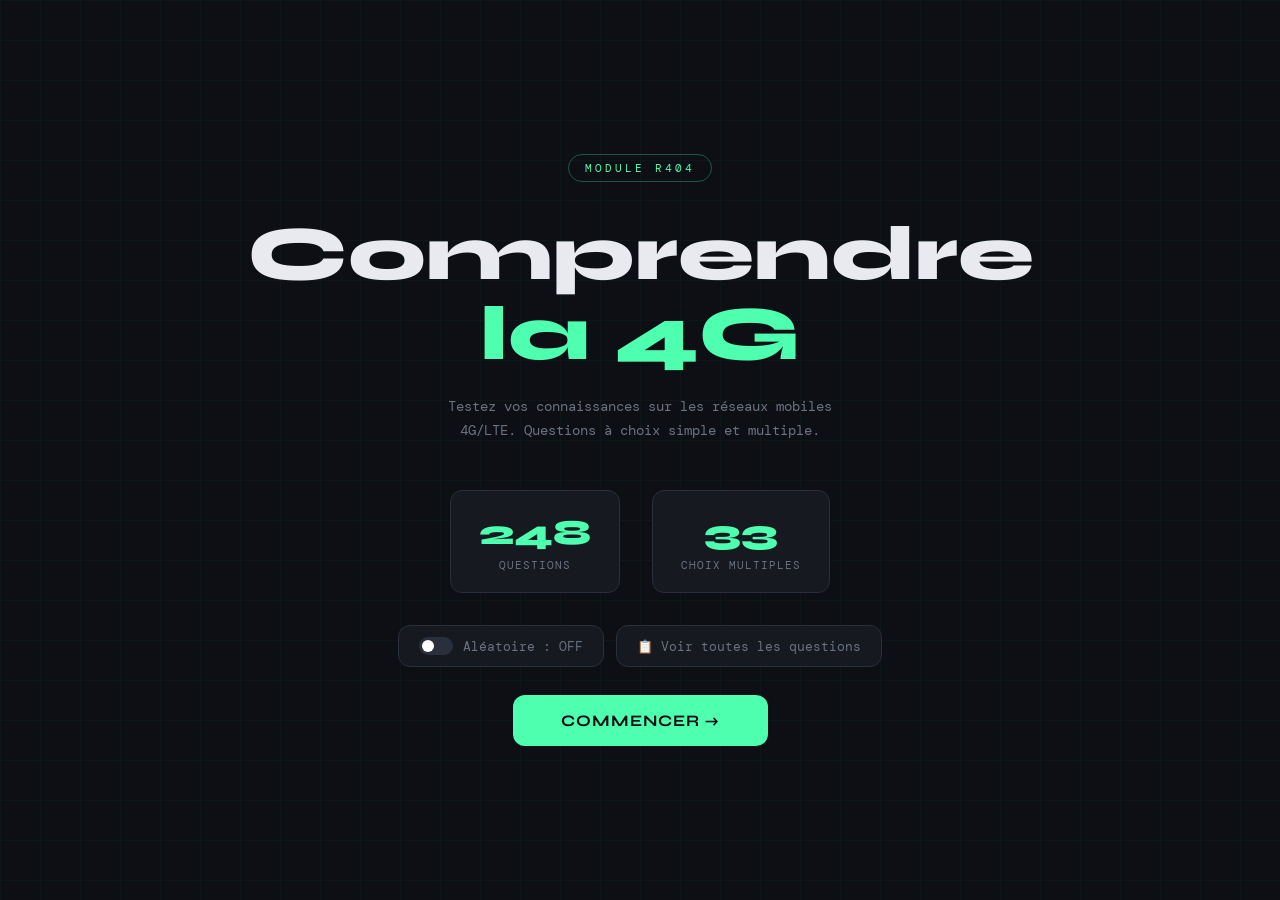
<file: index.html>
<!DOCTYPE html>
<html lang="fr">
<head>
<meta charset="UTF-8">
<meta name="viewport" content="width=device-width, initial-scale=1.0">
<title>Quiz — R404 Comprendre la 4G</title>
<link href="https://fonts.googleapis.com/css2?family=Syne:wght@400;600;700;800&family=DM+Mono:wght@300;400;500&display=swap" rel="stylesheet">
<link rel="stylesheet" href="style.css">
</head>
<body>

<!-- ═══════════ ACCUEIL ═══════════ -->
<section id="screen-home">
  <div class="home-badge">Module R404</div>
  <h1 class="home-title">Comprendre<span>la 4G</span></h1>
  <p class="home-sub">Testez vos connaissances sur les réseaux mobiles 4G/LTE. Questions à choix simple et multiple.</p>

  <div class="home-stats">
    <div class="stat-box">
      <div class="stat-num" id="total-count">—</div>
      <div class="stat-label">Questions</div>
    </div>
    <div class="stat-box">
      <div class="stat-num" id="multi-count">—</div>
      <div class="stat-label">Choix multiples</div>
    </div>
  </div>

  <div class="home-options">
    <button class="toggle-btn" id="toggle-shuffle" onclick="toggleShuffle()">
      <div class="toggle-track"><div class="toggle-thumb"></div></div>
      <span class="toggle-label">Aléatoire : OFF</span>
    </button>
    <button class="btn-browse" onclick="openBrowser()">
      📋 Voir toutes les questions
    </button>
  </div>

  <button class="btn-start" onclick="startQuiz()">Commencer →</button>
</section>

<!-- ═══════════ QUIZ ═══════════ -->
<section id="screen-quiz">
  <header class="quiz-header">
    <div class="quiz-logo">R404</div>
    <div class="quiz-header-center">
      <div class="quiz-counter">Question <strong id="q-current">1</strong> / <span id="q-total">—</span></div>
      <div class="quiz-score-display">Score : <strong id="q-score">0</strong></div>
    </div>
    <button class="btn-browse-mini" onclick="openBrowser()">📋 Questions</button>
  </header>
  <div class="progress-bar-wrap">
    <div class="progress-bar-fill" id="progress-fill" style="width:0%"></div>
  </div>

  <div class="quiz-body">
    <div class="question-num" id="q-num">Question 01</div>
    <div class="question-text" id="q-text"></div>
    <div id="q-images" style="display:none"></div>
    <div class="question-hint" id="q-hint" style="display:none"></div>
    <div class="options-grid" id="options-grid"></div>
    <div class="feedback-box" id="feedback-box">
      <div class="feedback-title" id="feedback-title"></div>
      <div id="feedback-detail"></div>
    </div>
    <div class="quiz-nav">
      <button class="btn-validate" id="btn-validate" onclick="validate()">Valider</button>
      <button class="btn-next" id="btn-next" onclick="nextQuestion()">Question suivante →</button>
    </div>
  </div>
</section>

<!-- ═══════════ NAVIGATEUR ═══════════ -->
<section id="screen-browser">
  <header class="browser-header">
    <div class="browser-title">Toutes les questions <span id="browser-count" style="color:var(--text-muted);font-weight:400;font-size:0.85rem"></span></div>
    <button class="btn-close" onclick="closeBrowser()">← Retour</button>
  </header>
  <div class="browser-search-wrap">
    <input class="browser-search" type="text" id="browser-search" placeholder="🔍 Rechercher une question..." oninput="filterBrowser(this.value)">
  </div>
  <div class="browser-body">
    <div class="browser-grid" id="browser-grid"></div>
  </div>
</section>

<!-- ═══════════ RÉSULTATS ═══════════ -->
<section id="screen-results">
  <div class="result-badge" id="result-emoji">🎯</div>
  <h2 class="result-title" id="result-title">Excellent !</h2>
  <div class="result-score-big" id="result-score"></div>
  <p class="result-sub" id="result-sub"></p>
  <div class="result-breakdown">
    <div class="breakdown-item">
      <div class="breakdown-num good" id="res-correct">0</div>
      <div class="breakdown-label">Correctes</div>
    </div>
    <div class="breakdown-item">
      <div class="breakdown-num bad" id="res-wrong">0</div>
      <div class="breakdown-label">Incorrectes</div>
    </div>
    <div class="breakdown-item">
      <div class="breakdown-num" id="res-total" style="color:var(--accent3)">0</div>
      <div class="breakdown-label">Total</div>
    </div>
  </div>
  <button class="btn-retry" onclick="restartQuiz()">↺ Recommencer</button>
</section>

<script src="script.js"></script>
<script>
  // Filtre de recherche dans le navigateur
  function filterBrowser(query) {
    const q = query.toLowerCase();
    document.querySelectorAll('.browser-card').forEach(card => {
      const text = card.querySelector('.browser-qtext').textContent.toLowerCase();
      card.style.display = text.includes(q) ? '' : 'none';
    });
  }
</script>
</body>
</html>
</file>
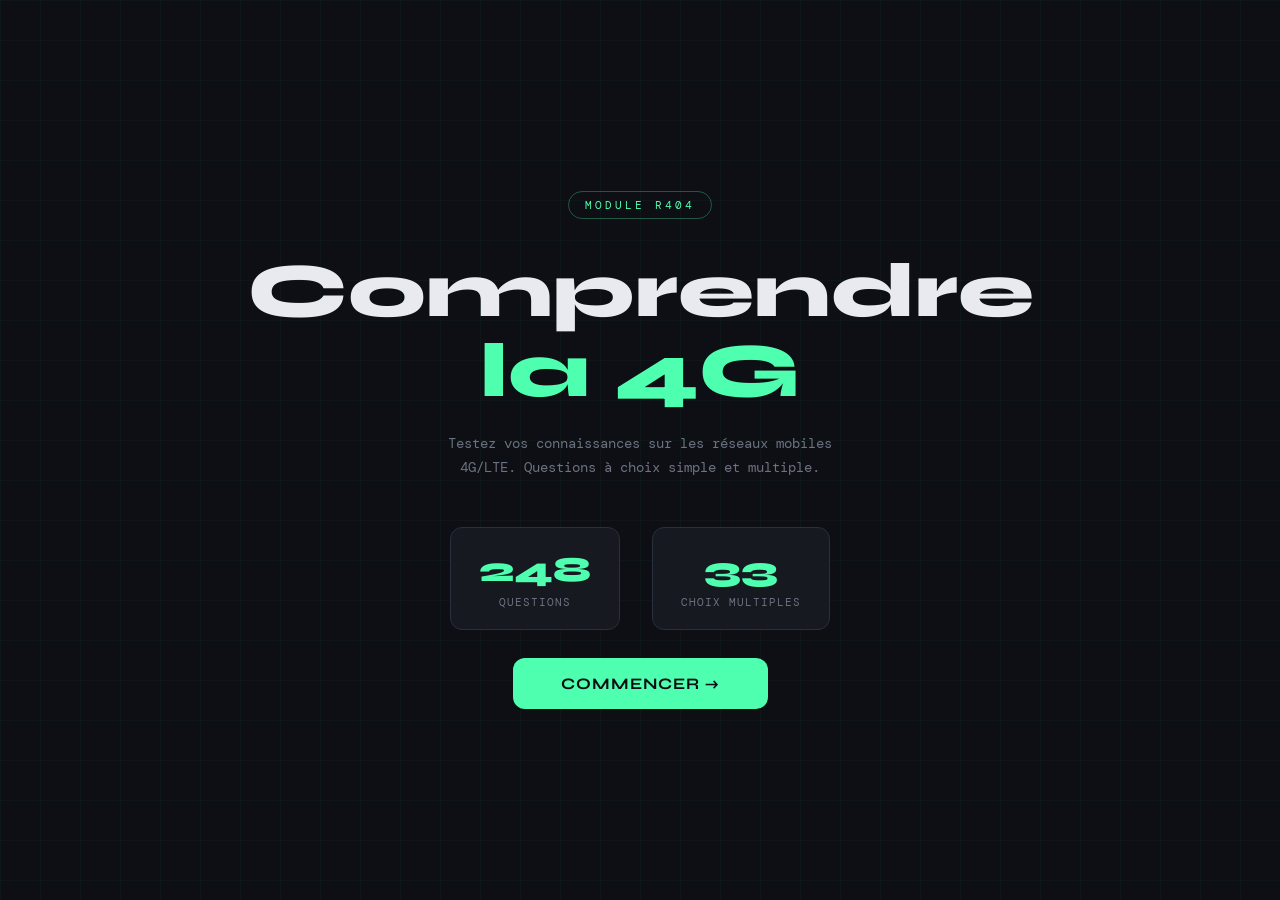
<file: quiz.html>
<!DOCTYPE html>
<html lang="fr">
<head>
<meta charset="UTF-8">
<meta name="viewport" content="width=device-width, initial-scale=1.0">
<title>Quiz — R404 Comprendre la 4G</title>
<link href="https://fonts.googleapis.com/css2?family=Syne:wght@400;600;700;800&family=DM+Mono:wght@300;400;500&display=swap" rel="stylesheet">
<link rel="stylesheet" href="style.css">
</head>
<body>

<!-- ═══════════ ACCUEIL ═══════════ -->
<section id="screen-home">
  <div class="home-badge">Module R404</div>
  <h1 class="home-title">Comprendre<span>la 4G</span></h1>
  <p class="home-sub">Testez vos connaissances sur les réseaux mobiles 4G/LTE. Questions à choix simple et multiple.</p>
  <div class="home-stats">
    <div class="stat-box">
      <div class="stat-num" id="total-count">—</div>
      <div class="stat-label">Questions</div>
    </div>
    <div class="stat-box">
      <div class="stat-num" id="multi-count">—</div>
      <div class="stat-label">Choix multiples</div>
    </div>
  </div>
  <button class="btn-start" onclick="startQuiz()">Commencer →</button>
</section>

<!-- ═══════════ QUIZ ═══════════ -->
<section id="screen-quiz">
  <header class="quiz-header">
    <div class="quiz-logo">R404</div>
    <div class="quiz-counter">Question <strong id="q-current">1</strong> / <span id="q-total">—</span></div>
    <div class="quiz-score-display">Score : <strong id="q-score">0</strong></div>
  </header>
  <div class="progress-bar-wrap">
    <div class="progress-bar-fill" id="progress-fill" style="width:0%"></div>
  </div>

  <div class="quiz-body">
    <div class="question-num" id="q-num">Question 01</div>
    <div class="question-text" id="q-text"></div>
    <div class="question-hint" id="q-hint" style="display:none"></div>
    <div class="options-grid" id="options-grid"></div>
    <div class="feedback-box" id="feedback-box">
      <div class="feedback-title" id="feedback-title"></div>
      <div id="feedback-detail"></div>
    </div>
    <div class="quiz-nav">
      <button class="btn-validate" id="btn-validate" onclick="validate()">Valider</button>
      <button class="btn-next" id="btn-next" onclick="nextQuestion()">Question suivante →</button>
    </div>
  </div>
</section>

<!-- ═══════════ RÉSULTATS ═══════════ -->
<section id="screen-results">
  <div class="result-badge" id="result-emoji">🎯</div>
  <h2 class="result-title" id="result-title">Excellent !</h2>
  <div class="result-score-big" id="result-score"></div>
  <p class="result-sub" id="result-sub"></p>
  <div class="result-breakdown">
    <div class="breakdown-item">
      <div class="breakdown-num good" id="res-correct">0</div>
      <div class="breakdown-label">Correctes</div>
    </div>
    <div class="breakdown-item">
      <div class="breakdown-num bad" id="res-wrong">0</div>
      <div class="breakdown-label">Incorrectes</div>
    </div>
    <div class="breakdown-item">
      <div class="breakdown-num" id="res-total" style="color:var(--accent3)">0</div>
      <div class="breakdown-label">Total</div>
    </div>
  </div>
  <button class="btn-retry" onclick="restartQuiz()">↺ Recommencer</button>
</section>

  <script src="script.js"></script>
</body>
</html>
</file>
<file: style.css>
:root {
  --bg: #0d0f14;
  --surface: #161920;
  --surface2: #1e222d;
  --border: #2a2f3d;
  --accent: #4fffb0;
  --accent2: #ff6b6b;
  --accent3: #ffd166;
  --text: #e8eaf0;
  --text-muted: #6b7280;
  --correct: #4fffb0;
  --wrong: #ff6b6b;
  --radius: 12px;
}

*, *::before, *::after {
  box-sizing: border-box;
  margin: 0;
  padding: 0;
}

body {
  background: var(--bg);
  color: var(--text);
  font-family: 'DM Mono', monospace;
  min-height: 100vh;
  overflow-x: hidden;
}

body::before {
  content: '';
  position: fixed;
  inset: 0;
  background-image:
    linear-gradient(rgba(79,255,176,0.03) 1px, transparent 1px),
    linear-gradient(90deg, rgba(79,255,176,0.03) 1px, transparent 1px);
  background-size: 40px 40px;
  pointer-events: none;
  z-index: 0;
}

/* ─── ACCUEIL ─── */
#screen-home {
  min-height: 100vh;
  display: flex;
  flex-direction: column;
  align-items: center;
  justify-content: center;
  padding: 40px 20px;
  position: relative;
  z-index: 1;
}

.home-badge {
  font-size: 11px;
  letter-spacing: 3px;
  text-transform: uppercase;
  color: var(--accent);
  border: 1px solid rgba(79,255,176,0.3);
  padding: 6px 16px;
  border-radius: 100px;
  margin-bottom: 32px;
  animation: fadeDown 0.6s ease both;
}

.home-title {
  font-family: 'Syne', sans-serif;
  font-size: clamp(2.5rem, 6vw, 5rem);
  font-weight: 800;
  text-align: center;
  line-height: 1.05;
  animation: fadeDown 0.6s 0.1s ease both;
}

.home-title span {
  color: var(--accent);
  display: block;
}

.home-sub {
  margin-top: 20px;
  color: var(--text-muted);
  font-size: 14px;
  text-align: center;
  max-width: 420px;
  line-height: 1.7;
  animation: fadeDown 0.6s 0.2s ease both;
}

.home-stats {
  display: flex;
  gap: 32px;
  margin-top: 48px;
  animation: fadeDown 0.6s 0.3s ease both;
}

.stat-box {
  text-align: center;
  background: var(--surface);
  border: 1px solid var(--border);
  border-radius: var(--radius);
  padding: 20px 28px;
}

.stat-num {
  font-family: 'Syne', sans-serif;
  font-size: 2.2rem;
  font-weight: 800;
  color: var(--accent);
}

.stat-label {
  font-size: 11px;
  color: var(--text-muted);
  letter-spacing: 1px;
  text-transform: uppercase;
  margin-top: 4px;
}

.home-options {
  display: flex;
  gap: 12px;
  margin-top: 32px;
  flex-wrap: wrap;
  justify-content: center;
  animation: fadeDown 0.6s 0.35s ease both;
}

/* Toggle shuffle */
.toggle-btn {
  display: flex;
  align-items: center;
  gap: 10px;
  padding: 11px 20px;
  background: var(--surface);
  border: 1px solid var(--border);
  border-radius: var(--radius);
  color: var(--text-muted);
  font-family: 'DM Mono', monospace;
  font-size: 13px;
  cursor: pointer;
  transition: all 0.2s;
}

.toggle-btn:hover {
  border-color: var(--accent3);
  color: var(--text);
}

.toggle-btn.active {
  border-color: var(--accent3);
  background: rgba(255,209,102,0.08);
  color: var(--accent3);
}

.toggle-track {
  width: 34px;
  height: 18px;
  background: var(--border);
  border-radius: 100px;
  position: relative;
  transition: background 0.2s;
  flex-shrink: 0;
}

.toggle-btn.active .toggle-track {
  background: var(--accent3);
}

.toggle-thumb {
  position: absolute;
  top: 3px;
  left: 3px;
  width: 12px;
  height: 12px;
  background: #fff;
  border-radius: 50%;
  transition: transform 0.2s;
}

.toggle-btn.active .toggle-thumb {
  transform: translateX(16px);
}

.btn-browse {
  display: flex;
  align-items: center;
  gap: 8px;
  padding: 11px 20px;
  background: var(--surface);
  border: 1px solid var(--border);
  border-radius: var(--radius);
  color: var(--text-muted);
  font-family: 'DM Mono', monospace;
  font-size: 13px;
  cursor: pointer;
  transition: all 0.2s;
}

.btn-browse:hover {
  border-color: var(--accent);
  color: var(--accent);
}

.btn-start {
  margin-top: 28px;
  padding: 16px 48px;
  background: var(--accent);
  color: #0d0f14;
  border: none;
  border-radius: var(--radius);
  font-family: 'Syne', sans-serif;
  font-weight: 700;
  font-size: 1rem;
  cursor: pointer;
  letter-spacing: 1px;
  text-transform: uppercase;
  transition: transform 0.15s, box-shadow 0.15s;
  animation: fadeDown 0.6s 0.4s ease both;
  position: relative;
  overflow: hidden;
}

.btn-start::after {
  content: '';
  position: absolute;
  inset: 0;
  background: rgba(255,255,255,0.15);
  opacity: 0;
  transition: opacity 0.15s;
}

.btn-start:hover {
  transform: translateY(-2px);
  box-shadow: 0 8px 32px rgba(79,255,176,0.35);
}

.btn-start:hover::after {
  opacity: 1;
}

.btn-start:active {
  transform: translateY(0);
}

/* ─── QUIZ ─── */
#screen-quiz {
  display: none;
  min-height: 100vh;
  flex-direction: column;
  position: relative;
  z-index: 1;
}

.quiz-header {
  display: flex;
  align-items: center;
  justify-content: space-between;
  padding: 20px 40px;
  border-bottom: 1px solid var(--border);
  background: rgba(13,15,20,0.8);
  backdrop-filter: blur(12px);
  position: sticky;
  top: 0;
  z-index: 10;
  gap: 12px;
}

.quiz-logo {
  font-family: 'Syne', sans-serif;
  font-weight: 800;
  font-size: 1rem;
  color: var(--accent);
  letter-spacing: 1px;
}

.quiz-header-center {
  display: flex;
  align-items: center;
  gap: 16px;
}

.quiz-counter {
  font-size: 13px;
  color: var(--text-muted);
}

.quiz-counter strong {
  color: var(--text);
  font-family: 'Syne', sans-serif;
  font-size: 1rem;
}

.quiz-score-display {
  font-size: 13px;
  color: var(--text-muted);
}

.quiz-score-display strong {
  color: var(--accent);
  font-family: 'Syne', sans-serif;
}

.btn-browse-mini {
  padding: 6px 14px;
  background: transparent;
  border: 1px solid var(--border);
  border-radius: 8px;
  color: var(--text-muted);
  font-family: 'DM Mono', monospace;
  font-size: 12px;
  cursor: pointer;
  transition: all 0.2s;
  white-space: nowrap;
}

.btn-browse-mini:hover {
  border-color: var(--accent);
  color: var(--accent);
}

.progress-bar-wrap {
  height: 3px;
  background: var(--border);
}

.progress-bar-fill {
  height: 100%;
  background: var(--accent);
  transition: width 0.4s ease;
  box-shadow: 0 0 12px rgba(79,255,176,0.5);
}

.quiz-body {
  flex: 1;
  display: flex;
  flex-direction: column;
  align-items: center;
  padding: 48px 20px;
  max-width: 780px;
  margin: 0 auto;
  width: 100%;
}

.question-num {
  font-size: 11px;
  letter-spacing: 3px;
  text-transform: uppercase;
  color: var(--accent);
  margin-bottom: 16px;
  align-self: flex-start;
}

.question-text {
  font-family: 'Syne', sans-serif;
  font-size: clamp(1.1rem, 2.5vw, 1.4rem);
  font-weight: 600;
  line-height: 1.5;
  margin-bottom: 12px;
  align-self: flex-start;
}

.question-hint {
  font-size: 12px;
  color: var(--accent3);
  margin-bottom: 32px;
  align-self: flex-start;
  display: flex;
  align-items: center;
  gap: 6px;
}

.question-hint::before {
  content: '⚡';
}

/* ─── IMAGES QUESTION ─── */
#q-images {
  display: flex;
  gap: 12px;
  flex-wrap: wrap;
  width: 100%;
  margin-bottom: 24px;
}

.q-image {
  max-width: 100%;
  max-height: 320px;
  border-radius: var(--radius);
  border: 1px solid var(--border);
  object-fit: contain;
  background: var(--surface);
  cursor: zoom-in;
  transition: transform 0.2s, box-shadow 0.2s;
  flex: 1 1 200px;
}

.q-image:hover {
  box-shadow: 0 4px 24px rgba(0,0,0,0.4);
}

.q-image.zoomed {
  position: fixed;
  inset: 0;
  margin: auto;
  max-width: 95vw;
  max-height: 95vh;
  z-index: 100;
  border-radius: 8px;
  cursor: zoom-out;
  box-shadow: 0 0 0 9999px rgba(0,0,0,0.85);
  flex: none;
}

.options-grid {
  display: flex;
  flex-direction: column;
  gap: 12px;
  width: 100%;
}

.option-btn {
  display: flex;
  align-items: center;
  gap: 16px;
  padding: 16px 20px;
  background: var(--surface);
  border: 1px solid var(--border);
  border-radius: var(--radius);
  color: var(--text);
  font-family: 'DM Mono', monospace;
  font-size: 14px;
  cursor: pointer;
  text-align: left;
  transition: border-color 0.15s, background 0.15s, transform 0.1s;
}

.option-btn:hover:not(.locked) {
  border-color: rgba(79,255,176,0.5);
  background: var(--surface2);
  transform: translateX(4px);
}

.option-btn.selected:not(.locked) {
  border-color: var(--accent);
  background: rgba(79,255,176,0.08);
}

.option-btn.multi .option-letter {
  border-radius: 4px;
}

.option-letter {
  min-width: 28px;
  height: 28px;
  width: 28px;
  border-radius: 50%;
  background: var(--surface2);
  border: 1px solid var(--border);
  display: flex;
  align-items: center;
  justify-content: center;
  font-family: 'Syne', sans-serif;
  font-weight: 700;
  font-size: 12px;
  color: var(--text-muted);
  flex-shrink: 0;
  transition: all 0.15s;
}

.option-btn.selected .option-letter {
  background: var(--accent);
  color: #0d0f14;
  border-color: var(--accent);
}

.option-btn.correct .option-letter {
  background: var(--correct);
  color: #0d0f14;
  border-color: var(--correct);
}

.option-btn.wrong .option-letter {
  background: var(--wrong);
  color: #fff;
  border-color: var(--wrong);
}

.option-btn.correct {
  border-color: var(--correct);
  background: rgba(79,255,176,0.07);
}

.option-btn.wrong {
  border-color: var(--wrong);
  background: rgba(255,107,107,0.07);
}

.option-btn.locked {
  cursor: default;
}

.option-text {
  flex: 1;
  line-height: 1.5;
}

.option-icon {
  font-size: 16px;
  opacity: 0;
  transition: opacity 0.2s;
}

.option-btn.correct .option-icon,
.option-btn.wrong .option-icon {
  opacity: 1;
}

.feedback-box {
  margin-top: 24px;
  padding: 16px 20px;
  border-radius: var(--radius);
  font-size: 13px;
  line-height: 1.6;
  width: 100%;
  display: none;
  animation: slideUp 0.3s ease;
}

.feedback-box.show {
  display: block;
}

.feedback-box.success {
  background: rgba(79,255,176,0.08);
  border: 1px solid rgba(79,255,176,0.3);
  color: var(--correct);
}

.feedback-box.error {
  background: rgba(255,107,107,0.08);
  border: 1px solid rgba(255,107,107,0.3);
  color: var(--wrong);
}

.feedback-title {
  font-family: 'Syne', sans-serif;
  font-weight: 700;
  font-size: 15px;
  margin-bottom: 4px;
}

.quiz-nav {
  display: flex;
  gap: 12px;
  margin-top: 32px;
  align-self: flex-end;
}

.btn-validate {
  padding: 12px 32px;
  background: var(--accent);
  color: #0d0f14;
  border: none;
  border-radius: var(--radius);
  font-family: 'Syne', sans-serif;
  font-weight: 700;
  font-size: 14px;
  cursor: pointer;
  transition: opacity 0.2s, transform 0.15s;
  display: none;
}

.btn-validate:hover {
  opacity: 0.9;
  transform: translateY(-1px);
}

.btn-next {
  padding: 12px 32px;
  background: transparent;
  color: var(--text);
  border: 1px solid var(--border);
  border-radius: var(--radius);
  font-family: 'Syne', sans-serif;
  font-weight: 700;
  font-size: 14px;
  cursor: pointer;
  display: none;
  transition: border-color 0.15s, transform 0.15s;
}

.btn-next:hover {
  border-color: var(--accent);
  color: var(--accent);
  transform: translateY(-1px);
}

/* ─── NAVIGATEUR ─── */
#screen-browser {
  display: none;
  min-height: 100vh;
  flex-direction: column;
  position: relative;
  z-index: 1;
}

.browser-header {
  display: flex;
  align-items: center;
  justify-content: space-between;
  padding: 20px 40px;
  border-bottom: 1px solid var(--border);
  background: rgba(13,15,20,0.8);
  backdrop-filter: blur(12px);
  position: sticky;
  top: 0;
  z-index: 10;
}

.browser-title {
  font-family: 'Syne', sans-serif;
  font-weight: 800;
  font-size: 1.1rem;
}

.btn-close {
  padding: 8px 20px;
  background: transparent;
  border: 1px solid var(--border);
  border-radius: var(--radius);
  color: var(--text-muted);
  font-family: 'DM Mono', monospace;
  font-size: 13px;
  cursor: pointer;
  transition: all 0.2s;
}

.btn-close:hover {
  border-color: var(--accent2);
  color: var(--accent2);
}

.browser-search-wrap {
  padding: 24px 40px 16px;
  max-width: 900px;
  margin: 0 auto;
  width: 100%;
}

.browser-search {
  width: 100%;
  padding: 12px 16px;
  background: var(--surface);
  border: 1px solid var(--border);
  border-radius: var(--radius);
  color: var(--text);
  font-family: 'DM Mono', monospace;
  font-size: 14px;
  outline: none;
  transition: border-color 0.2s;
}

.browser-search:focus {
  border-color: var(--accent);
}

.browser-search::placeholder {
  color: var(--text-muted);
}

.browser-body {
  flex: 1;
  padding: 0 40px 60px;
  max-width: 900px;
  margin: 0 auto;
  width: 100%;
}

.browser-grid {
  display: flex;
  flex-direction: column;
  gap: 16px;
}

.browser-card {
  background: var(--surface);
  border: 1px solid var(--border);
  border-radius: var(--radius);
  padding: 20px 24px;
  transition: border-color 0.2s;
}

.browser-card:hover {
  border-color: rgba(79,255,176,0.25);
}

.browser-card.is-multi {
  border-left: 3px solid var(--accent3);
}

.browser-card-header {
  display: flex;
  align-items: center;
  gap: 10px;
  margin-bottom: 12px;
}

.browser-qnum {
  font-family: 'Syne', sans-serif;
  font-weight: 800;
  font-size: 13px;
  color: var(--accent);
}

.browser-tag {
  font-size: 10px;
  letter-spacing: 1px;
  text-transform: uppercase;
  color: var(--accent3);
  background: rgba(255,209,102,0.08);
  border: 1px solid rgba(255,209,102,0.2);
  padding: 2px 8px;
  border-radius: 100px;
}

.browser-tag.single {
  color: var(--text-muted);
  background: var(--surface2);
  border-color: var(--border);
}

.browser-qtext {
  font-family: 'Syne', sans-serif;
  font-size: 15px;
  font-weight: 600;
  line-height: 1.5;
  margin-bottom: 16px;
}

.browser-options {
  display: flex;
  flex-direction: column;
  gap: 6px;
  margin-bottom: 12px;
}

.browser-opt {
  display: flex;
  align-items: center;
  gap: 10px;
  padding: 8px 12px;
  border-radius: 8px;
  font-size: 13px;
  background: var(--surface2);
  color: var(--text-muted);
  border: 1px solid transparent;
}

.browser-opt.is-correct {
  background: rgba(79,255,176,0.07);
  border-color: rgba(79,255,176,0.25);
  color: var(--correct);
}

.browser-opt-letter {
  font-family: 'Syne', sans-serif;
  font-weight: 700;
  font-size: 11px;
  width: 20px;
  height: 20px;
  border-radius: 4px;
  background: var(--border);
  display: flex;
  align-items: center;
  justify-content: center;
  flex-shrink: 0;
}

.browser-opt.is-correct .browser-opt-letter {
  background: var(--accent);
  color: #0d0f14;
}

.browser-check {
  margin-left: auto;
  font-size: 13px;
}

.browser-expl {
  font-size: 12px;
  color: var(--text-muted);
  background: var(--surface2);
  padding: 8px 12px;
  border-radius: 8px;
  margin-bottom: 12px;
  line-height: 1.6;
}

.browser-goto {
  padding: 8px 18px;
  background: transparent;
  border: 1px solid var(--border);
  border-radius: 8px;
  color: var(--text-muted);
  font-family: 'DM Mono', monospace;
  font-size: 12px;
  cursor: pointer;
  transition: all 0.2s;
}

.browser-goto:hover {
  border-color: var(--accent);
  color: var(--accent);
}

/* ─── RÉSULTATS ─── */
#screen-results {
  display: none;
  min-height: 100vh;
  flex-direction: column;
  align-items: center;
  justify-content: center;
  padding: 60px 20px;
  position: relative;
  z-index: 1;
}

.result-badge {
  font-size: 80px;
  margin-bottom: 24px;
  animation: popIn 0.5s cubic-bezier(0.175, 0.885, 0.32, 1.275) both;
}

.result-title {
  font-family: 'Syne', sans-serif;
  font-size: clamp(2rem, 5vw, 3.5rem);
  font-weight: 800;
  text-align: center;
  animation: fadeDown 0.5s 0.1s ease both;
}

.result-score-big {
  font-family: 'Syne', sans-serif;
  font-size: clamp(3rem, 8vw, 6rem);
  font-weight: 800;
  color: var(--accent);
  margin: 16px 0;
  animation: fadeDown 0.5s 0.2s ease both;
}

.result-sub {
  color: var(--text-muted);
  font-size: 14px;
  text-align: center;
  animation: fadeDown 0.5s 0.3s ease both;
}

.result-breakdown {
  display: flex;
  gap: 24px;
  margin-top: 40px;
  animation: fadeDown 0.5s 0.4s ease both;
}

.breakdown-item {
  text-align: center;
  padding: 20px 24px;
  background: var(--surface);
  border: 1px solid var(--border);
  border-radius: var(--radius);
}

.breakdown-num {
  font-family: 'Syne', sans-serif;
  font-size: 2rem;
  font-weight: 800;
}

.breakdown-num.good {
  color: var(--correct);
}

.breakdown-num.bad {
  color: var(--wrong);
}

.breakdown-label {
  font-size: 11px;
  color: var(--text-muted);
  letter-spacing: 1px;
  text-transform: uppercase;
  margin-top: 4px;
}

.btn-retry {
  margin-top: 40px;
  padding: 14px 40px;
  background: var(--accent);
  color: #0d0f14;
  border: none;
  border-radius: var(--radius);
  font-family: 'Syne', sans-serif;
  font-weight: 700;
  font-size: 1rem;
  cursor: pointer;
  transition: transform 0.15s, box-shadow 0.15s;
  animation: fadeDown 0.5s 0.5s ease both;
}

.btn-retry:hover {
  transform: translateY(-2px);
  box-shadow: 0 8px 32px rgba(79,255,176,0.35);
}

/* ─── ANIMATIONS ─── */
@keyframes fadeDown {
  from { opacity: 0; transform: translateY(-16px); }
  to { opacity: 1; transform: translateY(0); }
}

@keyframes slideUp {
  from { opacity: 0; transform: translateY(10px); }
  to { opacity: 1; transform: translateY(0); }
}

@keyframes popIn {
  from { opacity: 0; transform: scale(0.5); }
  to { opacity: 1; transform: scale(1); }
}

@keyframes shake {
  0%, 100% { transform: translateX(0); }
  25% { transform: translateX(-6px); }
  75% { transform: translateX(6px); }
}

.shake {
  animation: shake 0.3s ease;
}

@media (max-width: 600px) {
  .quiz-header, .browser-header { padding: 16px 20px; }
  .quiz-body, .browser-body, .browser-search-wrap { padding-left: 16px; padding-right: 16px; }
  .home-stats { flex-direction: column; gap: 12px; }
  .result-breakdown { flex-direction: column; gap: 12px; }
  .home-options { flex-direction: column; align-items: stretch; }
}
</file>
